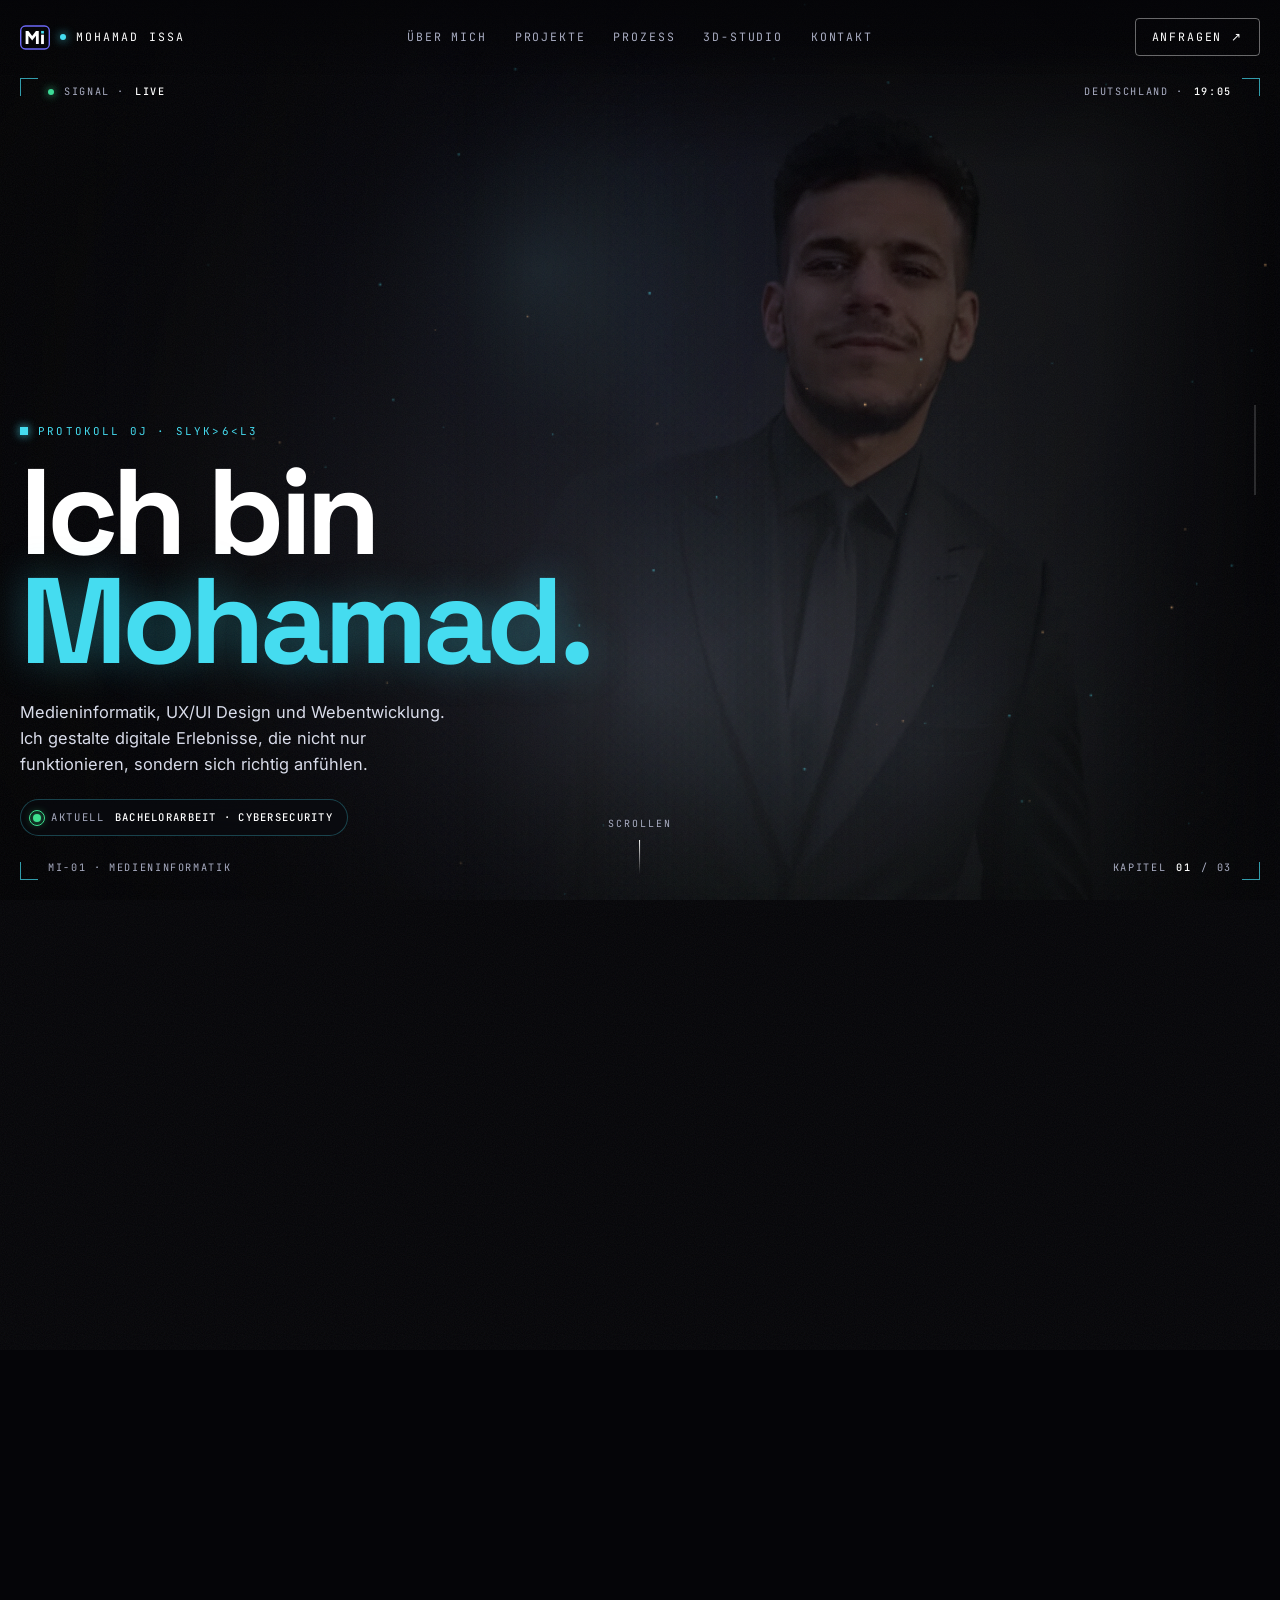
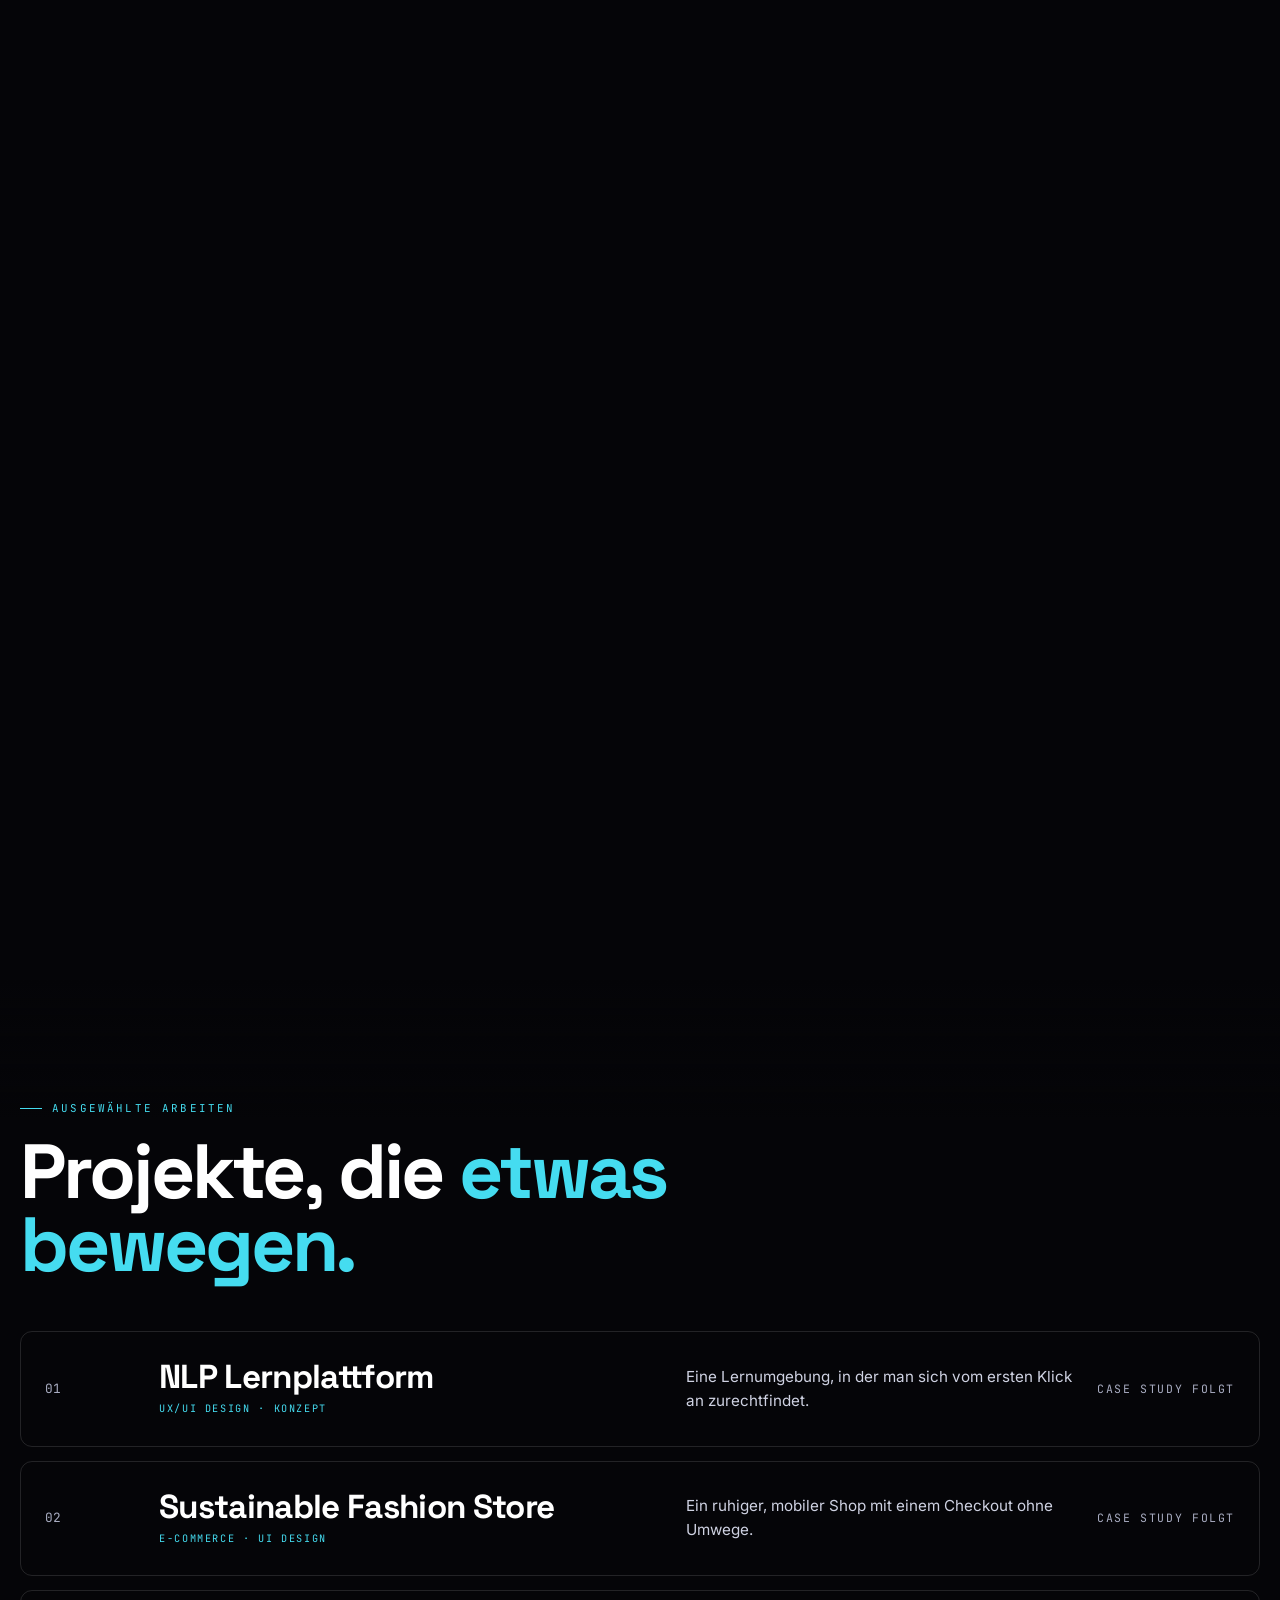
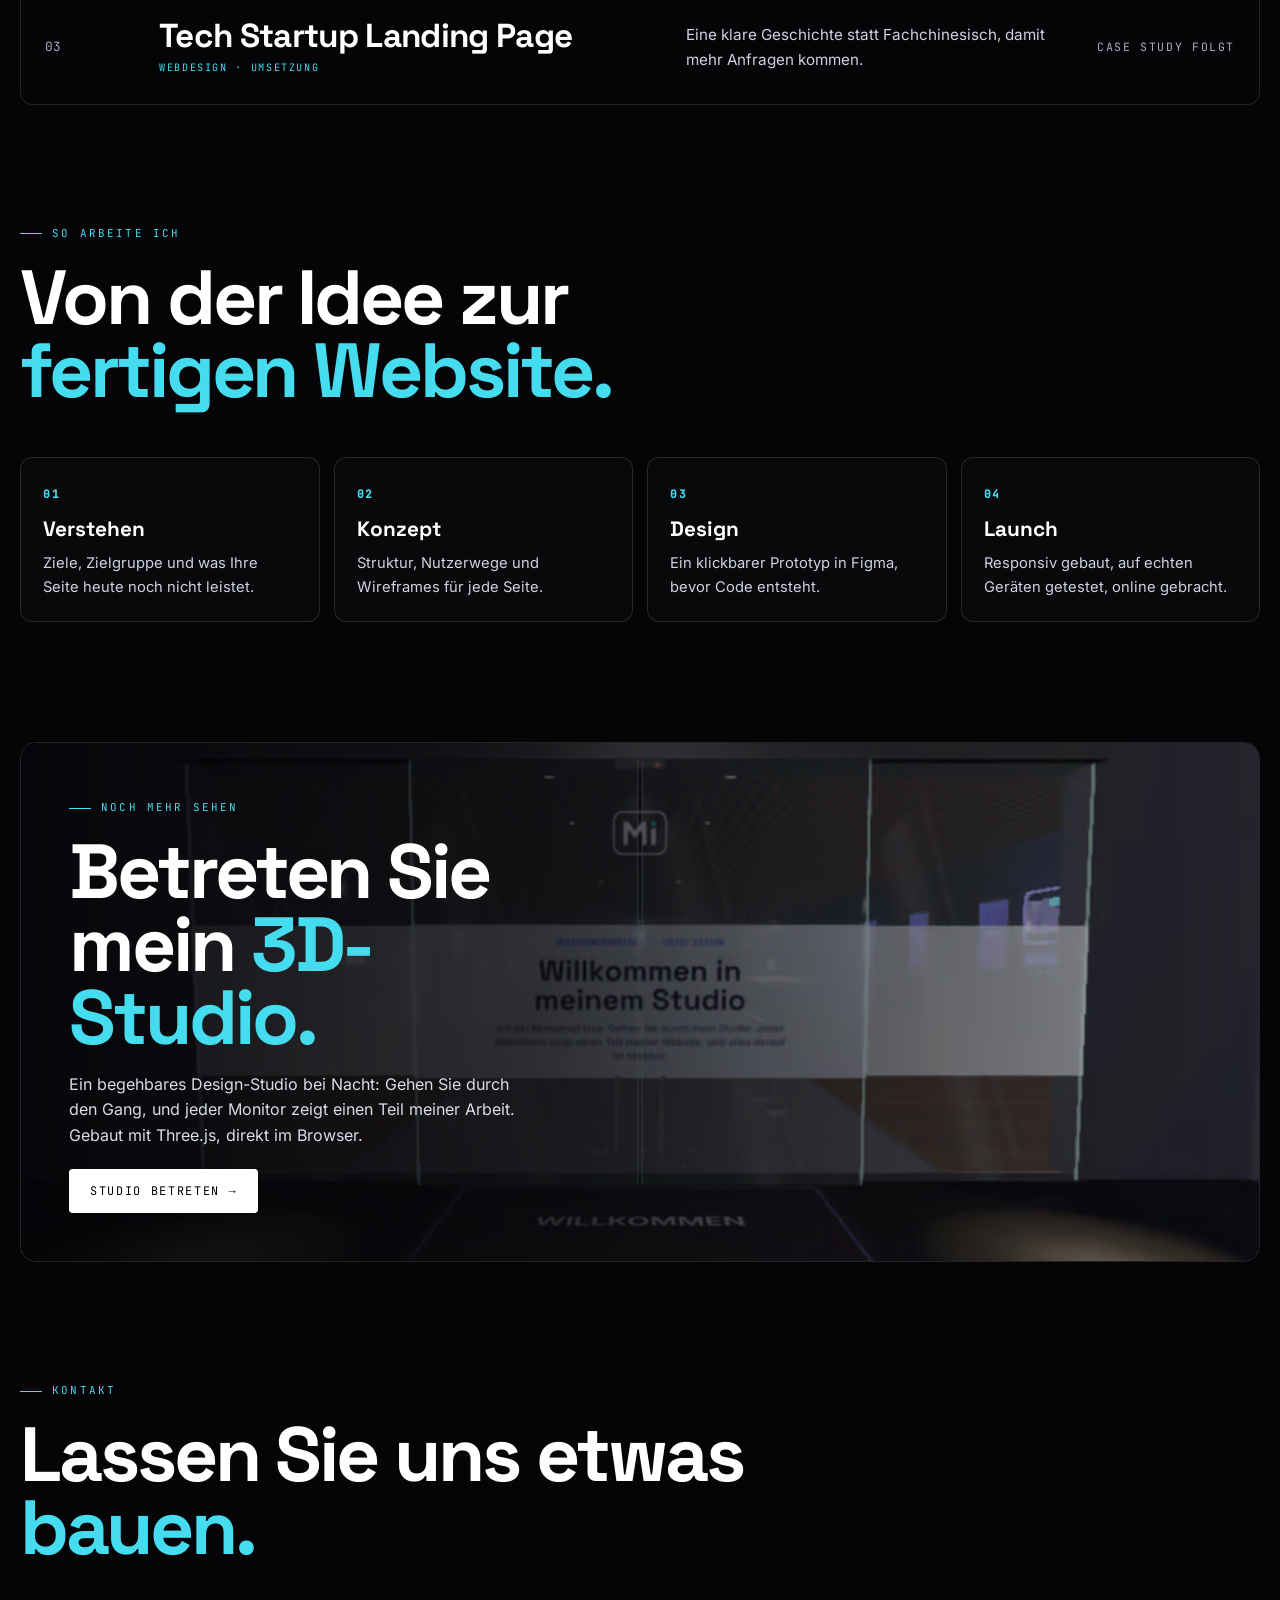
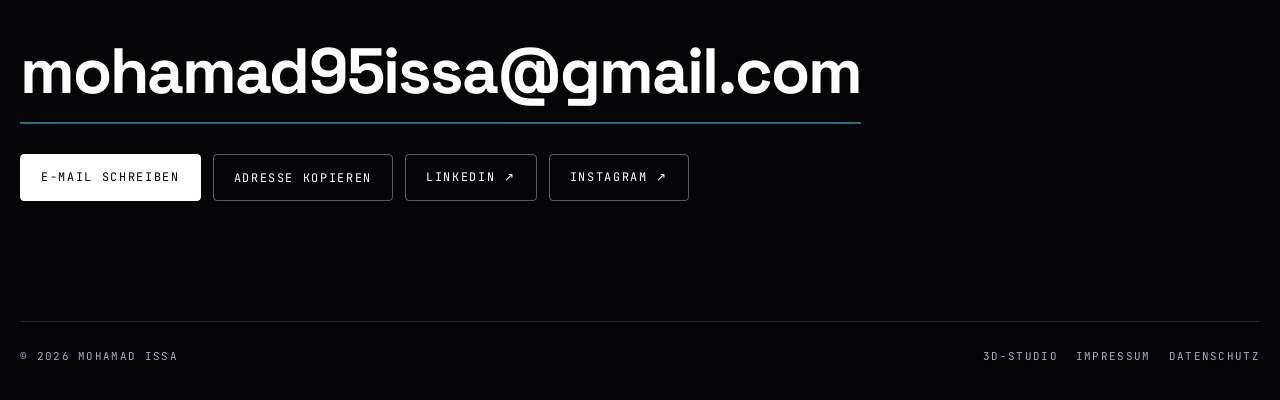
<file: index.html>
<!DOCTYPE html>
<html lang="de">
<head>
    <meta charset="UTF-8">
    <meta name="viewport" content="width=device-width, initial-scale=1.0, viewport-fit=cover">
    <meta name="description" content="Mohamad Issa – Medieninformatik, UX/UI Design und Webentwicklung. Designer und Entwickler in einer Person.">
    <!-- Vorschau beim Teilen (LinkedIn, WhatsApp) -->
    <meta property="og:type" content="website">
    <meta property="og:locale" content="de_DE">
    <meta property="og:title" content="Mohamad Issa | Design & Code">
    <meta property="og:description" content="Medieninformatik, UX/UI Design und Webentwicklung. Designer und Entwickler in einer Person.">
    <meta property="og:url" content="https://mudy7774.github.io/mudy9webseite.github.io/">
    <meta property="og:image" content="https://mudy7774.github.io/mudy9webseite.github.io/img/preview.jpg">
    <meta property="og:image:width" content="1200">
    <meta property="og:image:height" content="630">
    <meta property="og:image:alt" content="Mohamad Issa: halb Foto, halb Wireframe. Zwei Seiten. Eine Person.">
    <meta name="twitter:card" content="summary_large_image">
    <link rel="canonical" href="https://mudy7774.github.io/mudy9webseite.github.io/">
    <meta name="author" content="Mohamad Issa">
    <!-- Für Google: wer ich bin (strukturierte Daten) -->
    <script type="application/ld+json">
    {
      "@context": "https://schema.org",
      "@type": "Person",
      "name": "Mohamad Issa",
      "url": "https://mudy7774.github.io/mudy9webseite.github.io/",
      "image": "https://mudy7774.github.io/mudy9webseite.github.io/img/portrait.jpg",
      "jobTitle": "UX/UI Designer und Webentwickler",
      "description": "Medieninformatik, UX/UI Design und Webentwicklung. Designer und Entwickler in einer Person.",
      "email": "mailto:mohamad95issa@gmail.com",
      "knowsAbout": ["UX Design", "UI Design", "Webentwicklung", "Figma", "JavaScript", "React", "Three.js", "WordPress"],
      "sameAs": ["https://linkedin.com/in/mohamad-issa-35660a3a6/", "https://instagram.com/mudy_iss/"]
    }
    </script>
    <meta name="theme-color" content="#050508">
    <meta name="color-scheme" content="dark">
    <meta name="apple-mobile-web-app-title" content="MI Studio">
    <meta name="apple-mobile-web-app-status-bar-style" content="black">
    <link rel="apple-touch-icon" href="img/icons/apple-touch-icon.png">
    <link rel="manifest" href="manifest.webmanifest">
    <link rel="icon" href="favicon.svg" type="image/svg+xml">
    <title>Mohamad Issa | Medieninformatik, UX/UI Design &amp; Webentwicklung</title>
    <link rel="stylesheet" href="fonts/fonts.css">
    <link rel="stylesheet" href="cine.css">
    <link rel="preload" as="image" href="img/portrait.webp" type="image/webp">
    <link rel="preload" as="font" type="font/woff2" href="fonts/space-grotesk-latin-700-normal.woff2" crossorigin>
    <link rel="preload" as="font" type="font/woff2" href="fonts/inter-latin-400-normal.woff2" crossorigin>
    <link rel="preload" as="font" type="font/woff2" href="fonts/jetbrains-mono-latin-500-normal.woff2" crossorigin>
</head>
<body>
<a class="skip" href="#projekte">Direkt zu den Projekten</a>
<div id="loader" role="status" aria-label="Seite wird geladen">
  <svg viewBox="0 0 64 52" aria-hidden="true"><rect class="ld-f" x="1.5" y="1.5" width="61" height="49" rx="10" fill="none" stroke="#6d6af8" stroke-width="3"/><g class="ld-p"><path d="M12 40V12h6l8 11 8-11h6v28h-6V22l-8 10.5L18 22v18z" fill="#fff"/><rect x="45" y="20" width="6" height="20" fill="#fff"/><rect x="45" y="12" width="6" height="5.5" fill="#45dcf0"/></g></svg>
  <span>MI · Design &amp; Code</span>
</div>

<canvas id="stage" aria-hidden="true"></canvas>
<div class="grain" aria-hidden="true"></div>

<header class="top gutter">
  <a class="brand" href="#start" aria-label="Mohamad Issa, nach oben"><svg viewBox="0 0 64 52" aria-hidden="true"><rect x="1.5" y="1.5" width="61" height="49" rx="10" fill="none" stroke="#6d6af8" stroke-width="3"/><path d="M12 40V12h6l8 11 8-11h6v28h-6V22l-8 10.5L18 22v18z" fill="#fff"/><rect x="45" y="20" width="6" height="20" fill="#fff"/><rect x="45" y="12" width="6" height="5.5" fill="#45dcf0"/></svg><i></i>Mohamad Issa</a>
  <nav aria-label="Hauptnavigation">
    <a href="#dual">Über mich</a><a href="#projekte">Projekte</a><a href="#prozess">Prozess</a><a href="#studio">3D-Studio</a><a href="#kontakt">Kontakt</a>
  </nav>
  <a class="cta" href="#kontakt">Anfragen ↗</a>
</header>

<div class="hud" aria-hidden="true">
  <span class="c tl"></span><span class="c tr"></span><span class="c bl"></span><span class="c br"></span>
  <span class="lab l1"><span class="dot"></span>Signal · <b>Live</b></span>
  <span class="lab l2">Deutschland · <b id="clock">--:--</b></span>
  <span class="lab l3">MI-01 · Medieninformatik</span>
  <span class="lab l4">Kapitel <b id="chap">01</b> / 03</span>
  <div class="rail"><i id="railBar"></i></div>
</div>

<main id="start">
  <section class="scene gutter" id="sc1" data-scene="0" style="height:260vh">
    <div class="pin">
      <div class="inner">
        <div class="reveal" data-in="0">
          <div class="kick">Protokoll 01 · Identität</div>
          <h1 class="big">Ich bin<br><span class="acc">Mohamad.</span></h1>
          <p class="sub">Medieninformatik, UX/UI Design und Webentwicklung. Ich gestalte digitale Erlebnisse, die nicht nur funktionieren, sondern sich richtig anfühlen.</p>
          <!-- AKTUELL: hier einfach den Text ändern, wenn sich etwas tut -->
          <div class="now"><span class="pulse"></span>Aktuell <b>Bachelorarbeit · Cybersecurity</b></div>
        </div>
        <div class="quote reveal" data-in=".35">„Gutes Design merkt man nicht. Man fühlt es.“<small>— Mohamad Issa</small></div>
      </div>
      <div class="hint" id="hint">Scrollen<i></i></div>
    </div>
  </section>

  <section class="scene gutter" id="sc2" data-scene="1" style="height:260vh">
    <div class="pin">
      <div class="inner">
        <div class="reveal" data-in=".15">
          <div class="kick">Protokoll 02 · Studio</div>
          <h2 class="big">Build<br>with <span class="ind">MI&nbsp;Studio</span></h2>
          <p class="sub">Websites, Apps und Interfaces, gebaut mit Sorgfalt: von der ersten Skizze bis zur letzten Zeile Code.</p>
        </div>
        <div class="quote reveal" data-in=".55">„Jede gute Idee beginnt mit einem Funken.“<small>— MI Studio</small></div>
      </div>
    </div>
  </section>

  <section class="scene dual gutter" id="dual" data-scene="2" style="height:300vh">
    <div class="pin">
      <div class="inner">
        <div class="txt reveal" data-in=".1">
          <div class="kick">Protokoll 03 · Über mich</div>
          <h2 class="big">Zwei Seiten.<br><span class="acc">Eine Person.</span></h2>
          <p class="sub">Ich verbinde Gestaltung und Technik. Ich denke wie ein Designer und baue wie ein Entwickler, deshalb geht auf dem Weg von der Idee zur fertigen Seite nichts verloren.</p>
          <div class="sides">
            <div><h3 class="d">Designer</h3><p>UX Research, Wireframes, Prototypen in Figma, Interface Design</p></div>
            <div><h3 class="c">Entwickler</h3><p>HTML, CSS, JavaScript, React, Three.js, WordPress</p></div>
          </div>
        </div>
      </div>
    </div>
  </section>

  <div class="after gutter">
    <section class="block" id="projekte">
      <div class="label">Ausgewählte Arbeiten</div>
      <h2 class="h2">Projekte, die <span class="acc">etwas bewegen.</span></h2>
      <div class="projects">
        <div class="proj soon"><!-- fertige Case Study: wieder <a class="proj" href="projekte/nlp-lernplattform.html"> --> <span class="n">01</span><div><h3>NLP Lernplattform</h3><small>UX/UI Design · Konzept</small></div><p>Eine Lernumgebung, in der man sich vom ersten Klick an zurechtfindet.</p><span class="go">Case Study folgt</span></div>
        <div class="proj soon"><!-- fertige Case Study: wieder <a class="proj" href="projekte/fashion-store.html"> --> <span class="n">02</span><div><h3>Sustainable Fashion Store</h3><small>E-Commerce · UI Design</small></div><p>Ein ruhiger, mobiler Shop mit einem Checkout ohne Umwege.</p><span class="go">Case Study folgt</span></div>
        <div class="proj soon"><!-- fertige Case Study: wieder <a class="proj" href="projekte/startup-landing.html"> --> <span class="n">03</span><div><h3>Tech Startup Landing Page</h3><small>Webdesign · Umsetzung</small></div><p>Eine klare Geschichte statt Fachchinesisch, damit mehr Anfragen kommen.</p><span class="go">Case Study folgt</span></div>
      </div>
    </section>

    <section class="block" id="prozess" style="padding-top:0">
      <div class="label">So arbeite ich</div>
      <h2 class="h2">Von der Idee zur <span class="acc">fertigen Website.</span></h2>
      <ol class="steps">
        <li><b>01</b><h3>Verstehen</h3><p>Ziele, Zielgruppe und was Ihre Seite heute noch nicht leistet.</p></li>
        <li><b>02</b><h3>Konzept</h3><p>Struktur, Nutzerwege und Wireframes für jede Seite.</p></li>
        <li><b>03</b><h3>Design</h3><p>Ein klickbarer Prototyp in Figma, bevor Code entsteht.</p></li>
        <li><b>04</b><h3>Launch</h3><p>Responsiv gebaut, auf echten Geräten getestet, online gebracht.</p></li>
      </ol>
    </section>

    <section class="block" id="studio" style="padding-top:0">
      <a class="studio-card" href="studio.html">
        <picture><source srcset="img/studio-preview.webp" type="image/webp"><img src="img/studio-preview.jpg" alt="Blick in das 3D-Studio von Mohamad Issa: ein nächtliches Büro mit Monitoren und dem leuchtenden MI-Logo" loading="lazy"></picture>
        <!-- short silent loop of the studio; loads only when the card comes into view -->
        <video class="studio-vid" muted loop playsinline preload="none" aria-hidden="true" tabindex="-1" data-src-mp4="img/studio-teaser.mp4" data-src-webm="img/studio-teaser.webm"></video>
        <div class="studio-txt">
          <div class="label">Noch mehr sehen</div>
          <h2 class="h2">Betreten Sie mein <span class="acc">3D-Studio.</span></h2>
          <p>Ein begehbares Design-Studio bei Nacht: Gehen Sie durch den Gang, und jeder Monitor zeigt einen Teil meiner Arbeit. Gebaut mit Three.js, direkt im Browser.</p>
          <span class="btn solid">Studio betreten →</span>
        </div>
      </a>
    </section>

    <section class="block contact" id="kontakt" style="padding-top:0">
      <div class="label">Kontakt</div>
      <h2 class="h2">Lassen Sie uns etwas <span class="acc">bauen.</span></h2>
      <a class="mail" href="mailto:mohamad95issa@gmail.com?subject=Projektanfrage">mohamad95issa@gmail.com</a>
      <div class="btns">
        <a class="btn solid" href="mailto:mohamad95issa@gmail.com?subject=Projektanfrage">E-Mail schreiben</a>
        <button class="btn" type="button" id="copy">Adresse kopieren</button>
        <a class="btn" href="https://linkedin.com/in/mohamad-issa-35660a3a6/" target="_blank" rel="noopener noreferrer">LinkedIn ↗</a>
        <a class="btn" href="https://instagram.com/mudy_iss/" target="_blank" rel="noopener noreferrer">Instagram ↗</a>
      </div>
    </section>

    <footer>
      <span>© 2026 Mohamad Issa</span>
      <nav aria-label="Weitere Seiten">
        <a href="studio.html">3D-Studio</a>
        <a href="impressum.html">Impressum</a>
        <a href="datenschutz.html">Datenschutz</a>
      </nav>
    </footer>
  </div>
</main>

<script src="cine.js" defer></script>
<script src="zaehler.js" defer></script>
</body>
</html>
</file>
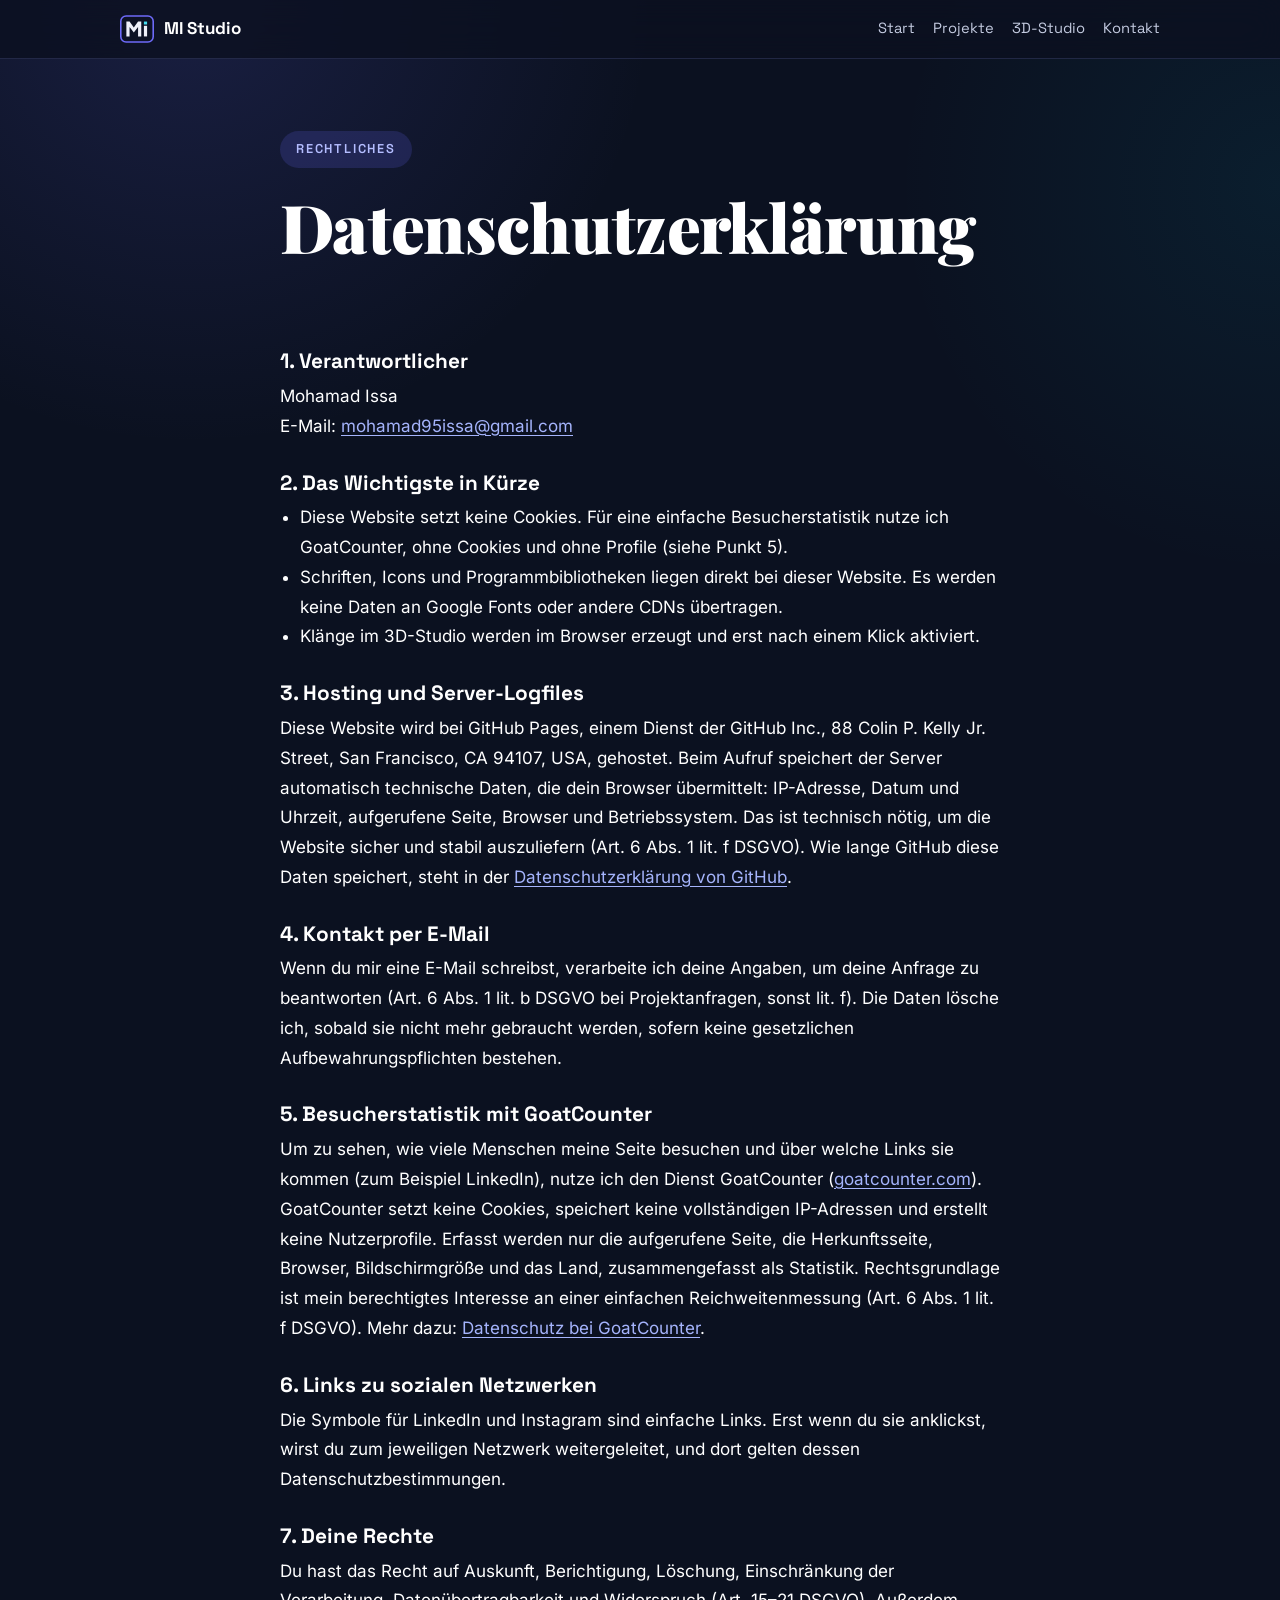
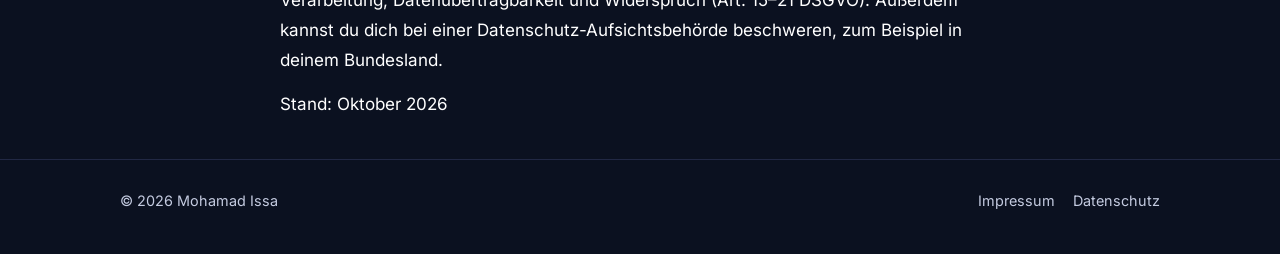
<file: datenschutz.html>
<!DOCTYPE html>
<html lang="de">
<head>
    <meta charset="UTF-8">
    <meta name="viewport" content="width=device-width, initial-scale=1.0, viewport-fit=cover">
    <meta name="description" content="Datenschutzerklärung von Mohamad Issa.">
    <meta name="theme-color" content="#050508">
    <meta name="color-scheme" content="dark">
    <meta name="apple-mobile-web-app-title" content="MI Studio">
    <meta name="apple-mobile-web-app-status-bar-style" content="black">
    <link rel="apple-touch-icon" href="img/icons/apple-touch-icon.png">
    <link rel="manifest" href="manifest.webmanifest">
    <link rel="icon" href="favicon.svg" type="image/svg+xml">
    <title>Datenschutz | Mohamad Issa</title>
    <link rel="stylesheet" href="fonts/fonts.css">
    <link rel="stylesheet" href="pages.css">
</head>
<body>
<header class="topbar">
    <div class="wrap">
        <a class="brand" href="index.html"><svg viewBox="0 0 64 52" aria-hidden="true"><rect x="1.5" y="1.5" width="61" height="49" rx="10" fill="none" stroke="#6d6af8" stroke-width="3"/><path d="M12 40V12h6l8 11 8-11h6v28h-6V22l-8 10.5L18 22v18z" fill="#eef0fa"/><rect x="45" y="20" width="6" height="20" fill="#eef0fa"/><rect x="45" y="12" width="6" height="5.5" fill="#45dcf0"/></svg>MI Studio</a>
        <nav aria-label="Navigation">
            <a href="index.html">Start</a>
            <a href="index.html#projekte">Projekte</a>
            <a href="studio.html">3D-Studio</a>
            <a href="index.html#kontakt">Kontakt</a>
        </nav>
    </div>
</header>
<main>
<div class="wrap narrow legal">
  <section class="hero">
    <span class="tag">Rechtliches</span>
    <h1>Datenschutzerklärung</h1>
  </section>
  <h2>1. Verantwortlicher</h2>
  <p>Mohamad Issa<br>E-Mail: <a href="mailto:mohamad95issa@gmail.com">mohamad95issa@gmail.com</a></p>
  <h2>2. Das Wichtigste in Kürze</h2>
  <ul>
    <li>Diese Website setzt keine Cookies. Für eine einfache Besucherstatistik nutze ich GoatCounter, ohne Cookies und ohne Profile (siehe Punkt 5).</li>
    <li>Schriften, Icons und Programmbibliotheken liegen direkt bei dieser Website. Es werden keine Daten an Google Fonts oder andere CDNs übertragen.</li>
    <li>Klänge im 3D-Studio werden im Browser erzeugt und erst nach einem Klick aktiviert.</li>
  </ul>
  <h2>3. Hosting und Server-Logfiles</h2>
  <p>Diese Website wird bei GitHub Pages, einem Dienst der GitHub Inc., 88 Colin P. Kelly Jr. Street, San Francisco, CA 94107, USA, gehostet. Beim Aufruf speichert der Server automatisch technische Daten, die dein Browser übermittelt: IP-Adresse, Datum und Uhrzeit, aufgerufene Seite, Browser und Betriebssystem. Das ist technisch nötig, um die Website sicher und stabil auszuliefern (Art. 6 Abs. 1 lit. f DSGVO). Wie lange GitHub diese Daten speichert, steht in der <a href="https://docs.github.com/de/site-policy/privacy-policies/github-general-privacy-statement" target="_blank" rel="noopener">Datenschutzerklärung von GitHub</a>.</p>
  <h2>4. Kontakt per E-Mail</h2>
  <p>Wenn du mir eine E-Mail schreibst, verarbeite ich deine Angaben, um deine Anfrage zu beantworten (Art. 6 Abs. 1 lit. b DSGVO bei Projektanfragen, sonst lit. f). Die Daten lösche ich, sobald sie nicht mehr gebraucht werden, sofern keine gesetzlichen Aufbewahrungspflichten bestehen.</p>
  <h2>5. Besucherstatistik mit GoatCounter</h2>
  <p>Um zu sehen, wie viele Menschen meine Seite besuchen und über welche Links sie kommen (zum Beispiel LinkedIn), nutze ich den Dienst GoatCounter (<a href="https://www.goatcounter.com" target="_blank" rel="noopener">goatcounter.com</a>). GoatCounter setzt keine Cookies, speichert keine vollständigen IP-Adressen und erstellt keine Nutzerprofile. Erfasst werden nur die aufgerufene Seite, die Herkunftsseite, Browser, Bildschirmgröße und das Land, zusammengefasst als Statistik. Rechtsgrundlage ist mein berechtigtes Interesse an einer einfachen Reichweitenmessung (Art. 6 Abs. 1 lit. f DSGVO). Mehr dazu: <a href="https://www.goatcounter.com/help/privacy" target="_blank" rel="noopener">Datenschutz bei GoatCounter</a>.</p>
  <h2>6. Links zu sozialen Netzwerken</h2>
  <p>Die Symbole für LinkedIn und Instagram sind einfache Links. Erst wenn du sie anklickst, wirst du zum jeweiligen Netzwerk weitergeleitet, und dort gelten dessen Datenschutzbestimmungen.</p>
  <h2>7. Deine Rechte</h2>
  <p>Du hast das Recht auf Auskunft, Berichtigung, Löschung, Einschränkung der Verarbeitung, Datenübertragbarkeit und Widerspruch (Art. 15–21 DSGVO). Außerdem kannst du dich bei einer Datenschutz-Aufsichtsbehörde beschweren, zum Beispiel in deinem Bundesland.</p>
  <p>Stand: Oktober 2026</p>
</div>
</main>
<footer>
    <div class="wrap">
        <span>&copy; 2026 Mohamad Issa</span>
        <nav aria-label="Rechtliches">
            <a href="impressum.html">Impressum</a>
            <a href="datenschutz.html">Datenschutz</a>
        </nav>
    </div>
</footer>
<script>
/* Bilder, die noch fehlen, werden automatisch als Platzhalter angezeigt */
document.querySelectorAll('.shot img').forEach(function(img){
  function empty(){ img.closest('.shot').classList.add('empty'); }
  img.addEventListener('error', empty);
  if(img.complete && img.naturalWidth === 0) empty();
});
</script>
<script src="zaehler.js" defer></script>
</body>
</html>
</file>
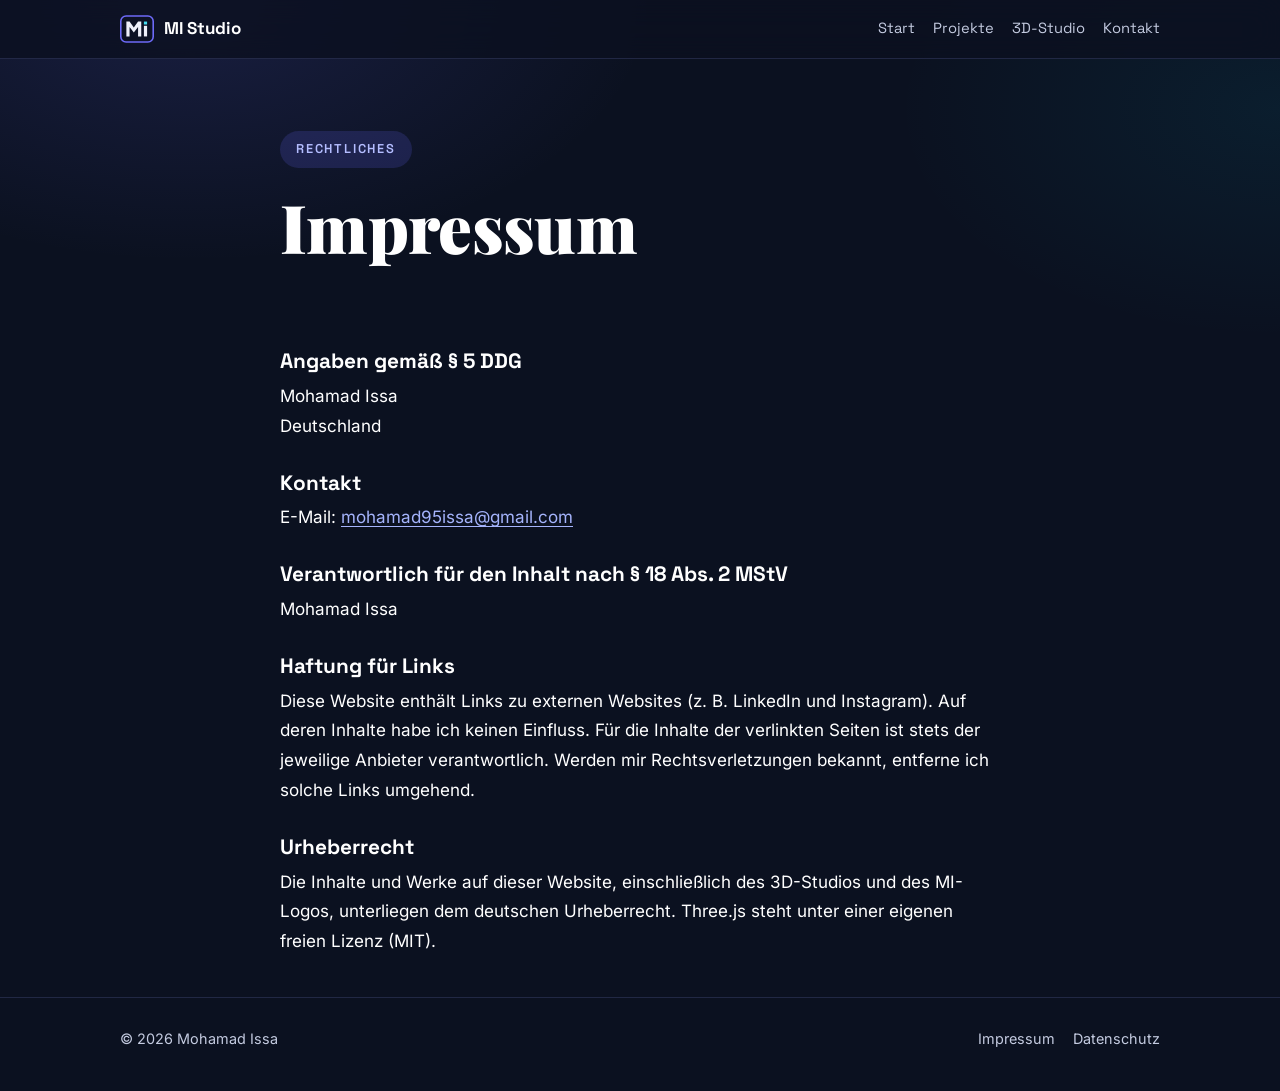
<file: impressum.html>
<!DOCTYPE html>
<html lang="de">
<head>
    <meta charset="UTF-8">
    <meta name="viewport" content="width=device-width, initial-scale=1.0, viewport-fit=cover">
    <meta name="description" content="Impressum von Mohamad Issa.">
    <meta name="theme-color" content="#050508">
    <meta name="color-scheme" content="dark">
    <meta name="apple-mobile-web-app-title" content="MI Studio">
    <meta name="apple-mobile-web-app-status-bar-style" content="black">
    <link rel="apple-touch-icon" href="img/icons/apple-touch-icon.png">
    <link rel="manifest" href="manifest.webmanifest">
    <link rel="icon" href="favicon.svg" type="image/svg+xml">
    <title>Impressum | Mohamad Issa</title>
    <link rel="stylesheet" href="fonts/fonts.css">
    <link rel="stylesheet" href="pages.css">
</head>
<body>
<header class="topbar">
    <div class="wrap">
        <a class="brand" href="index.html"><svg viewBox="0 0 64 52" aria-hidden="true"><rect x="1.5" y="1.5" width="61" height="49" rx="10" fill="none" stroke="#6d6af8" stroke-width="3"/><path d="M12 40V12h6l8 11 8-11h6v28h-6V22l-8 10.5L18 22v18z" fill="#eef0fa"/><rect x="45" y="20" width="6" height="20" fill="#eef0fa"/><rect x="45" y="12" width="6" height="5.5" fill="#45dcf0"/></svg>MI Studio</a>
        <nav aria-label="Navigation">
            <a href="index.html">Start</a>
            <a href="index.html#projekte">Projekte</a>
            <a href="studio.html">3D-Studio</a>
            <a href="index.html#kontakt">Kontakt</a>
        </nav>
    </div>
</header>
<main>
<div class="wrap narrow legal">
  <section class="hero">
    <span class="tag">Rechtliches</span>
    <h1>Impressum</h1>
  </section>
  <h2>Angaben gemäß § 5 DDG</h2>
  <p>Mohamad Issa<br>Deutschland</p>
  <h2>Kontakt</h2>
  <p>E-Mail: <a href="mailto:mohamad95issa@gmail.com">mohamad95issa@gmail.com</a></p>
  <h2>Verantwortlich für den Inhalt nach § 18 Abs. 2 MStV</h2>
  <p>Mohamad Issa</p>
  <h2>Haftung für Links</h2>
  <p>Diese Website enthält Links zu externen Websites (z. B. LinkedIn und Instagram). Auf deren Inhalte habe ich keinen Einfluss. Für die Inhalte der verlinkten Seiten ist stets der jeweilige Anbieter verantwortlich. Werden mir Rechtsverletzungen bekannt, entferne ich solche Links umgehend.</p>
  <h2>Urheberrecht</h2>
  <p>Die Inhalte und Werke auf dieser Website, einschließlich des 3D-Studios und des MI-Logos, unterliegen dem deutschen Urheberrecht. Three.js steht unter einer eigenen freien Lizenz (MIT).</p>
</div>
</main>
<footer>
    <div class="wrap">
        <span>&copy; 2026 Mohamad Issa</span>
        <nav aria-label="Rechtliches">
            <a href="impressum.html">Impressum</a>
            <a href="datenschutz.html">Datenschutz</a>
        </nav>
    </div>
</footer>
<script>
/* Bilder, die noch fehlen, werden automatisch als Platzhalter angezeigt */
document.querySelectorAll('.shot img').forEach(function(img){
  function empty(){ img.closest('.shot').classList.add('empty'); }
  img.addEventListener('error', empty);
  if(img.complete && img.naturalWidth === 0) empty();
});
</script>
<script src="zaehler.js" defer></script>
</body>
</html>
</file>
<file: fonts/fonts.css>
/* Selbst gehostete Schriften (keine Verbindung zu Google, DSGVO-freundlich) */
@font-face{font-family:'Inter';font-style:normal;font-weight:300;font-display:swap;src:url(inter-latin-300-normal.woff2) format('woff2')}
@font-face{font-family:'Inter';font-style:normal;font-weight:400;font-display:swap;src:url(inter-latin-400-normal.woff2) format('woff2')}
@font-face{font-family:'Inter';font-style:normal;font-weight:500;font-display:swap;src:url(inter-latin-500-normal.woff2) format('woff2')}
@font-face{font-family:'Inter';font-style:normal;font-weight:600;font-display:swap;src:url(inter-latin-600-normal.woff2) format('woff2')}
@font-face{font-family:'Inter';font-style:normal;font-weight:700;font-display:swap;src:url(inter-latin-700-normal.woff2) format('woff2')}
@font-face{font-family:'Inter';font-style:normal;font-weight:800;font-display:swap;src:url(inter-latin-800-normal.woff2) format('woff2')}
@font-face{font-family:'Inter';font-style:normal;font-weight:900;font-display:swap;src:url(inter-latin-900-normal.woff2) format('woff2')}
@font-face{font-family:'Playfair Display';font-style:normal;font-weight:600;font-display:swap;src:url(playfair-display-latin-600-normal.woff2) format('woff2')}
@font-face{font-family:'Playfair Display';font-style:normal;font-weight:700;font-display:swap;src:url(playfair-display-latin-700-normal.woff2) format('woff2')}
@font-face{font-family:'Playfair Display';font-style:normal;font-weight:800;font-display:swap;src:url(playfair-display-latin-800-normal.woff2) format('woff2')}
@font-face{font-family:'Playfair Display';font-style:normal;font-weight:900;font-display:swap;src:url(playfair-display-latin-900-normal.woff2) format('woff2')}
@font-face{font-family:'Space Grotesk';font-style:normal;font-weight:300;font-display:swap;src:url(space-grotesk-latin-300-normal.woff2) format('woff2')}
@font-face{font-family:'Space Grotesk';font-style:normal;font-weight:400;font-display:swap;src:url(space-grotesk-latin-400-normal.woff2) format('woff2')}
@font-face{font-family:'Space Grotesk';font-style:normal;font-weight:500;font-display:swap;src:url(space-grotesk-latin-500-normal.woff2) format('woff2')}
@font-face{font-family:'Space Grotesk';font-style:normal;font-weight:600;font-display:swap;src:url(space-grotesk-latin-600-normal.woff2) format('woff2')}
@font-face{font-family:'Space Grotesk';font-style:normal;font-weight:700;font-display:swap;src:url(space-grotesk-latin-700-normal.woff2) format('woff2')}
@font-face{font-family:'Figtree';font-style:normal;font-weight:400;font-display:swap;src:url(figtree-latin-400-normal.woff2) format('woff2')}
@font-face{font-family:'Figtree';font-style:normal;font-weight:500;font-display:swap;src:url(figtree-latin-500-normal.woff2) format('woff2')}
@font-face{font-family:'Figtree';font-style:normal;font-weight:600;font-display:swap;src:url(figtree-latin-600-normal.woff2) format('woff2')}
@font-face{font-family:'Figtree';font-style:normal;font-weight:700;font-display:swap;src:url(figtree-latin-700-normal.woff2) format('woff2')}
@font-face{font-family:'JetBrains Mono';font-style:normal;font-weight:400;font-display:swap;src:url(jetbrains-mono-latin-400-normal.woff2) format('woff2')}
@font-face{font-family:'JetBrains Mono';font-style:normal;font-weight:500;font-display:swap;src:url(jetbrains-mono-latin-500-normal.woff2) format('woff2')}
</file>
<file: cine.css>
/* MI — Cinematic. Dark cinematic portfolio with a fixed canvas stage and scroll-driven scenes.
   Brand: indigo + cyan from the MI logo, white type, HUD details in mono. */
:root{
  --black:#050508;
  --ink:#0b0c12;
  --fg:#ffffff;
  --muted:#a9adc2;
  --line:rgba(255,255,255,.12);
  --indigo:#6d6af8;
  --cyan:#45dcf0;
  --display:'Space Grotesk',system-ui,-apple-system,sans-serif;
  --body:'Inter',system-ui,-apple-system,sans-serif;
  --mono:'JetBrains Mono',ui-monospace,Menlo,monospace;
  color-scheme:dark;
}
*{box-sizing:border-box;margin:0;padding:0}
html{scroll-behavior:auto}
body{background:var(--black);color:var(--fg);font-family:var(--body);font-size:16px;line-height:1.6;overflow-x:hidden;-webkit-font-smoothing:antialiased}
body::before{content:"";position:fixed;inset:0 0 auto;height:env(safe-area-inset-top,0px);z-index:60;background:var(--black)}
a{color:inherit}
a:focus-visible,button:focus-visible{outline:2px solid var(--cyan);outline-offset:3px;border-radius:4px}
.gutter{padding-left:max(20px,env(safe-area-inset-left,0px));padding-right:max(20px,env(safe-area-inset-right,0px))}

/* stage */
#stage{position:fixed;inset:0;width:100%;height:100%;display:block;z-index:0}
.grain{position:fixed;inset:-50%;z-index:1;pointer-events:none;opacity:.06;
  background-image:url("data:image/svg+xml,%3Csvg xmlns='http://www.w3.org/2000/svg' width='160' height='160'%3E%3Cfilter id='n'%3E%3CfeTurbulence type='fractalNoise' baseFrequency='.9' numOctaves='3' stitchTiles='stitch'/%3E%3C/filter%3E%3Crect width='100%25' height='100%25' filter='url(%23n)'/%3E%3C/svg%3E");
  animation:grain 1.2s steps(6) infinite}
@keyframes grain{0%{transform:translate(0,0)}33%{transform:translate(-3%,2%)}66%{transform:translate(2%,-2%)}100%{transform:translate(0,0)}}

/* header */
.top{position:fixed;top:env(safe-area-inset-top,0px);left:0;right:0;z-index:40;display:grid;grid-template-columns:1fr auto 1fr;align-items:center;gap:16px;padding-block:18px;
  background:linear-gradient(rgba(5,5,8,.75),rgba(5,5,8,0))}
.brand{display:flex;align-items:center;gap:10px;font-family:var(--mono);font-size:.72rem;letter-spacing:.18em;text-transform:uppercase;text-decoration:none;color:var(--fg)}
.brand svg{width:30px;height:25px}
.brand i{width:6px;height:6px;border-radius:50%;background:var(--cyan);box-shadow:0 0 10px var(--cyan);font-style:normal}
.top nav{display:flex;gap:28px;font-family:var(--mono);font-size:.72rem;letter-spacing:.16em;text-transform:uppercase}
.top nav a{text-decoration:none;color:var(--muted);transition:color .2s}
.top nav a:hover,.top nav a.on{color:var(--fg)}
.top .cta{justify-self:end;font-family:var(--mono);font-size:.72rem;letter-spacing:.16em;text-transform:uppercase;text-decoration:none;border:1px solid rgba(255,255,255,.4);padding:9px 16px;border-radius:4px;transition:background .2s,color .2s}
.top .cta:hover{background:#fff;color:#000}

/* HUD frame */
.hud{position:fixed;inset:0;z-index:30;pointer-events:none;font-family:var(--mono);font-size:.64rem;letter-spacing:.16em;text-transform:uppercase;color:var(--muted)}
.hud .c{position:absolute;width:18px;height:18px;border-color:rgba(69,220,240,.7);border-style:solid}
.hud .tl{top:calc(78px + env(safe-area-inset-top,0px));left:max(20px,env(safe-area-inset-left,0px));border-width:1.5px 0 0 1.5px}
.hud .tr{top:calc(78px + env(safe-area-inset-top,0px));right:max(20px,env(safe-area-inset-right,0px));border-width:1.5px 1.5px 0 0}
.hud .bl{bottom:calc(20px + env(safe-area-inset-bottom,0px));left:max(20px,env(safe-area-inset-left,0px));border-width:0 0 1.5px 1.5px}
.hud .br{bottom:calc(20px + env(safe-area-inset-bottom,0px));right:max(20px,env(safe-area-inset-right,0px));border-width:0 1.5px 1.5px 0}
.hud .lab{position:absolute;display:flex;gap:10px;align-items:center}
.hud .lab b{color:var(--fg);font-weight:500}
.hud .l1{top:calc(84px + env(safe-area-inset-top,0px));left:calc(max(20px,env(safe-area-inset-left,0px)) + 28px)}
.hud .l2{top:calc(84px + env(safe-area-inset-top,0px));right:calc(max(20px,env(safe-area-inset-right,0px)) + 28px)}
.hud .l3{bottom:calc(24px + env(safe-area-inset-bottom,0px));left:calc(max(20px,env(safe-area-inset-left,0px)) + 28px)}
.hud .l4{bottom:calc(24px + env(safe-area-inset-bottom,0px));right:calc(max(20px,env(safe-area-inset-right,0px)) + 28px)}
.hud .dot{width:6px;height:6px;border-radius:50%;background:#3ddc97;box-shadow:0 0 8px #3ddc97}
.rail{position:absolute;right:calc(max(20px,env(safe-area-inset-right,0px)) + 4px);top:50%;height:90px;width:2px;transform:translateY(-50%);background:rgba(255,255,255,.15)}
.rail i{position:absolute;left:0;top:0;width:100%;height:0;background:#fff}

/* scenes */
main{position:relative;z-index:10}
.scene{position:relative}
.scene .pin{position:sticky;top:0;height:100vh;height:100svh;display:flex;align-items:flex-end;padding-bottom:calc(64px + env(safe-area-inset-bottom,0px))}
.scene .inner{width:100%;max-width:1400px;margin:0 auto;display:grid;grid-template-columns:minmax(0,1.1fr) minmax(0,1fr);align-items:end;gap:32px}
.kick{font-family:var(--mono);font-size:.68rem;letter-spacing:.2em;text-transform:uppercase;color:var(--cyan);display:flex;align-items:center;gap:10px;margin-bottom:18px}
.kick::before{content:"";width:8px;height:8px;background:var(--cyan);box-shadow:0 0 10px var(--cyan)}
.big{font-family:var(--display);font-weight:700;font-size:clamp(3.2rem,9.5vw,8.6rem);line-height:.9;letter-spacing:-.045em;text-wrap:balance}
.big .acc{color:var(--cyan);text-shadow:0 0 40px rgba(69,220,240,.35)}
.big .ind{background:linear-gradient(100deg,#b9b7ff,#6d6af8 55%,#45dcf0);-webkit-background-clip:text;background-clip:text;color:transparent}
.sub{margin-top:22px;max-width:44ch;color:#d9dcea;font-size:1.02rem}
.now{display:inline-flex;align-items:center;gap:10px;margin-top:22px;padding:9px 14px 9px 12px;border:1px solid rgba(69,220,240,.28);border-radius:999px;background:rgba(10,11,18,.55);backdrop-filter:blur(8px);-webkit-backdrop-filter:blur(8px);font-family:var(--mono);font-size:.66rem;letter-spacing:.16em;text-transform:uppercase;color:var(--muted)}
.now b{color:var(--fg);font-weight:500;letter-spacing:.12em}
.now .pulse{position:relative;width:8px;height:8px;border-radius:50%;background:#3ee08f;box-shadow:0 0 10px #3ee08f}
.now .pulse::after{content:"";position:absolute;inset:-4px;border-radius:50%;border:1px solid #3ee08f;animation:pulse 2s ease-out infinite}
@keyframes pulse{from{transform:scale(.6);opacity:1}to{transform:scale(1.8);opacity:0}}
@media (prefers-reduced-motion:reduce){.now .pulse::after{animation:none}}
.quote{justify-self:end;max-width:300px;background:rgba(10,11,18,.6);border:1px solid var(--line);border-radius:10px;padding:14px 16px;backdrop-filter:blur(10px);-webkit-backdrop-filter:blur(10px);font-size:.9rem}
.quote small{display:block;font-family:var(--mono);font-size:.62rem;letter-spacing:.16em;text-transform:uppercase;color:var(--muted);margin-top:8px}
.reveal{opacity:var(--o,1);transform:translateY(calc((1 - var(--o,1)) * 30px))}
.dual .inner{grid-template-columns:minmax(0,1fr) minmax(0,1fr);align-items:center}
.dual .pin{align-items:center}
.dual .txt{grid-column:2}
.dual .big{font-size:clamp(2.8rem,6.6vw,6rem)}
.sides{display:grid;grid-template-columns:repeat(2,minmax(0,1fr));gap:18px;margin-top:26px}
.sides div{border-top:1px solid var(--line);padding-top:12px;min-width:0}
.sides h3{font-family:var(--mono);font-size:.7rem;letter-spacing:.18em;text-transform:uppercase;margin-bottom:6px}
.sides h3.d{color:#b9b7ff}.sides h3.c{color:var(--cyan)}
.sides p{font-size:.92rem;color:#d9dcea}
.hint{position:absolute;left:50%;bottom:calc(26px + env(safe-area-inset-bottom,0px));transform:translateX(-50%);font-family:var(--mono);font-size:.62rem;letter-spacing:.2em;text-transform:uppercase;color:var(--muted);display:flex;flex-direction:column;align-items:center;gap:8px}
.hint i{width:1px;height:34px;background:linear-gradient(#fff,transparent);animation:drip 1.8s ease-in-out infinite;transform-origin:top}
@keyframes drip{0%{transform:scaleY(0)}50%{transform:scaleY(1)}100%{transform:scaleY(1);opacity:0}}

/* content after the scenes */
.after{position:relative;z-index:10;background:linear-gradient(rgba(5,5,8,0),var(--black) 140px)}
.block{max-width:1400px;margin:0 auto;padding-block:120px}
.label{font-family:var(--mono);font-size:.68rem;letter-spacing:.2em;text-transform:uppercase;color:var(--cyan);margin-bottom:18px;display:flex;align-items:center;gap:10px}
.label::before{content:"";width:22px;height:1px;background:var(--cyan)}
.h2{font-family:var(--display);font-weight:700;font-size:clamp(2.4rem,6vw,5rem);line-height:.95;letter-spacing:-.04em;margin-bottom:50px;max-width:16ch}
.h2 .acc{color:var(--cyan)}
.projects{display:grid;gap:14px}
.proj{position:relative;display:grid;grid-template-columns:90px minmax(0,1.3fr) minmax(0,1fr) auto;align-items:center;gap:24px;padding:28px 24px;border:1px solid var(--line);border-radius:12px;text-decoration:none;color:var(--fg);overflow:hidden;isolation:isolate;transition:border-color .3s}
.proj::before{content:"";position:absolute;inset:0;z-index:-1;background:linear-gradient(100deg,rgba(109,106,248,.28),rgba(69,220,240,.12) 60%,transparent);transform:scaleX(0);transform-origin:left;transition:transform .5s cubic-bezier(.7,0,.2,1)}
.proj:hover{border-color:rgba(69,220,240,.5)}
.proj:hover::before{transform:scaleX(1)}
.proj .n{font-family:var(--mono);font-size:.8rem;color:var(--muted)}
.proj h3{font-family:var(--display);font-weight:700;font-size:clamp(1.4rem,2.6vw,2.2rem);letter-spacing:-.02em;line-height:1.05}
.proj p{color:#cfd2e2;font-size:.95rem}
.proj small{display:block;font-family:var(--mono);font-size:.64rem;letter-spacing:.16em;text-transform:uppercase;color:var(--cyan);margin-top:6px}
.proj.soon{cursor:default}
.proj.soon .go{color:var(--muted)}
.proj .go{font-family:var(--mono);font-size:.72rem;letter-spacing:.14em;text-transform:uppercase;white-space:nowrap;transition:transform .3s}
.proj:hover .go{transform:translateX(6px)}
.steps{list-style:none;display:grid;grid-template-columns:repeat(4,minmax(0,1fr));gap:14px}
.steps li{border:1px solid var(--line);border-radius:12px;padding:22px;min-width:0;background:rgba(255,255,255,.02)}
.steps b{font-family:var(--mono);font-size:.7rem;color:var(--cyan);letter-spacing:.14em}
.steps h3{font-family:var(--display);font-size:1.3rem;margin:8px 0 6px}
.steps p{font-size:.92rem;color:#cfd2e2}
.contact{text-align:left}
.mail{display:inline-block;font-family:var(--display);font-weight:700;font-size:clamp(1.6rem,5vw,4rem);letter-spacing:-.03em;text-decoration:none;border-bottom:2px solid rgba(69,220,240,.5);margin:6px 0 30px;overflow-wrap:anywhere;transition:color .2s,border-color .2s}
.mail:hover{color:var(--cyan);border-color:var(--cyan)}
.btns{display:flex;flex-wrap:wrap;gap:12px}
.btn{font-family:var(--mono);font-size:.74rem;letter-spacing:.14em;text-transform:uppercase;text-decoration:none;padding:13px 20px;border-radius:4px;border:1px solid rgba(255,255,255,.35);color:var(--fg);background:transparent;cursor:pointer;transition:background .2s,color .2s}
.btn:hover{background:#fff;color:#000}
.btn.solid{background:var(--fg);color:#000;border-color:var(--fg)}
.btn.solid:hover{background:var(--cyan);border-color:var(--cyan)}
footer{border-top:1px solid var(--line);padding-block:26px 34px;display:flex;justify-content:space-between;gap:16px;flex-wrap:wrap;font-family:var(--mono);font-size:.68rem;letter-spacing:.12em;text-transform:uppercase;color:var(--muted);max-width:1400px;margin:0 auto}
footer nav{display:flex;gap:18px;flex-wrap:wrap}
footer a{text-decoration:none;color:var(--muted)}
footer a:hover{color:var(--fg)}

/* loader */
#loader{position:fixed;inset:0;z-index:100;background:var(--black);display:flex;flex-direction:column;align-items:center;justify-content:center;gap:16px;transition:opacity .7s,visibility .7s}
#loader.done{opacity:0;visibility:hidden}
#loader svg{width:90px;height:auto;filter:drop-shadow(0 0 16px rgba(109,106,248,.6))}
#loader .ld-f{stroke-dasharray:240;stroke-dashoffset:240;animation:draw 1s ease-out forwards}
#loader .ld-p{opacity:0;animation:fade .5s ease .5s forwards}
#loader span{font-family:var(--mono);font-size:.64rem;letter-spacing:.24em;text-transform:uppercase;color:var(--muted)}
@keyframes draw{to{stroke-dashoffset:0}}
@keyframes fade{to{opacity:1}}

@media (max-width:860px){
  .top{grid-template-columns:1fr auto}
  .top nav{display:none}
  .hud .l2,.hud .l3{display:none}
  .scene .inner,.dual .inner{grid-template-columns:1fr}
  .dual .pin{align-items:flex-end}
  .dual .txt{grid-column:1;background:linear-gradient(rgba(5,5,8,0),rgba(5,5,8,.92) 70px);padding-top:70px}
  .quote{display:none}
  .sides{grid-template-columns:1fr 1fr}
  .proj{grid-template-columns:1fr;gap:8px}
  .proj .n{order:-1}
  .steps{grid-template-columns:1fr 1fr}
  .block{padding-block:84px}
}
@media (max-width:860px){html.past .hud .lab,html.past .hud .c{opacity:0}.grain{animation:none}html.past .grain{display:none}}
.hud .lab,.hud .c{transition:opacity .4s}
@media (max-width:520px){.steps{grid-template-columns:1fr}.sides{grid-template-columns:1fr}}
@media (prefers-reduced-motion:reduce){.grain,.hint i{animation:none}}

/* teaser for the 3D studio */
.studio-card{position:relative;display:block;min-height:520px;border-radius:16px;overflow:hidden;border:1px solid var(--line);text-decoration:none;color:var(--fg);isolation:isolate}
.studio-card picture{display:contents}
.studio-card img,.studio-vid{position:absolute;inset:0;width:100%;height:100%;object-fit:cover;z-index:-2;transform:scale(1.02);transition:transform 1.2s cubic-bezier(.2,.7,.2,1)}
.studio-card::before{content:"";position:absolute;inset:0;z-index:-1;background:linear-gradient(90deg,rgba(5,5,8,.94) 0%,rgba(5,5,8,.75) 42%,rgba(5,5,8,.15) 100%)}
.studio-card:hover img,.studio-card:hover .studio-vid{transform:scale(1.07)}
.studio-vid{opacity:0;transition:opacity .8s ease,transform 1.2s cubic-bezier(.2,.7,.2,1)}
.studio-vid.on{opacity:1}
.studio-card:hover{border-color:rgba(69,220,240,.5)}
.studio-txt{position:relative;max-width:560px;padding:56px 48px}
.studio-txt .h2{margin-bottom:18px}
.studio-txt p{color:#d9dcea;margin-bottom:28px;max-width:46ch}
@media (max-width:860px){
  .studio-card{min-height:0}
  .studio-card img{object-position:62% 75%}
  .studio-vid{object-position:50% 60%}
  .studio-card::before{background:linear-gradient(180deg,rgba(5,5,8,.2) 0%,rgba(5,5,8,.92) 45%)}
  .studio-txt{padding:200px 22px 28px}
}

/* ---------- screen mode inside the 3D studio (index.html?mi=…) ---------- */
html.mi-solo .top,html.mi-solo #loader,html.mi-solo .rail,html.mi-solo .hint,html.mi-solo .grain{display:none!important}
html.mi-solo main > .scene:not(.mi-on){display:none}
html.mi-solo main > .scene.mi-on{height:100vh!important;height:100svh!important}
html.mi-solo .after > :not(.mi-on){display:none}
html.mi-solo.mi-flat #stage{display:none}
html.mi-solo.mi-flat main > .scene{display:none}
html.mi-solo.mi-flat .after{background:radial-gradient(70% 60% at 20% 0%,rgba(109,106,248,.16),transparent 60%),var(--black);min-height:100vh;display:flex;flex-direction:column;justify-content:center}
html.mi-solo .block.mi-on{padding-block:70px 40px;width:100%}
html.mi-solo .reveal{opacity:1!important;transform:none!important}
html.mi-solo .hud .l1,html.mi-solo .hud .l2{top:24px}
html.mi-solo .hud .tl,html.mi-solo .hud .tr{top:18px}

/* keyboard users can jump past the animated intro */
.skip{position:fixed;left:16px;top:-60px;z-index:200;background:#eef0fa;color:#050508;font-family:var(--mono);font-size:.74rem;letter-spacing:.14em;text-transform:uppercase;text-decoration:none;padding:12px 18px;border-radius:8px;transition:top .2s}
.skip:focus{top:16px;outline:2px solid var(--cyan);outline-offset:3px}
html.mi-solo .skip{display:none}

/* smooth page change between the homepage and the studio (supported browsers fade, others jump as before) */
@view-transition{navigation:auto}
::view-transition-old(root){animation:mi-out .45s cubic-bezier(.4,0,.2,1) both}
::view-transition-new(root){animation:mi-in .6s cubic-bezier(.2,.7,.2,1) both}
@keyframes mi-out{to{opacity:0;transform:scale(1.04);filter:blur(6px)}}
@keyframes mi-in{from{opacity:0}}
@media (prefers-reduced-motion:reduce){::view-transition-old(root),::view-transition-new(root){animation:none}}
html.leaving body{opacity:0;transform:scale(1.03);filter:blur(4px);transition:opacity .4s ease,transform .45s ease,filter .4s ease}
</file>
<file: pages.css>
/* Gemeinsames Design für Case Studies, Making-of, Impressum und Datenschutz.
   Passt zum 3D-Studio: dunkles Navy, Farben und Schriften deiner Website. */
:root{
  --bg:#0b1120;
  --surface:#141d33;
  --line:rgba(148,163,255,.16);
  --text:#ffffff;
  --muted:#c4cbe0;
  --primary:#6366f1;
  --violet:#764ba2;
  --accent:#06b6d4;
  --gold:#b9a27a;
  --grad:linear-gradient(135deg,#667eea 0%,#764ba2 100%);
  --serif:'Playfair Display',Georgia,'Times New Roman',serif;
  --sans:'Inter',system-ui,-apple-system,'Segoe UI',sans-serif;
  --label:'Space Grotesk',system-ui,sans-serif;
  color-scheme:dark;
}
*{box-sizing:border-box;margin:0;padding:0}
html{scroll-behavior:smooth}
body{background:var(--bg);color:var(--text);font-family:var(--sans);font-size:17px;line-height:1.75;-webkit-font-smoothing:antialiased;
  background-image:radial-gradient(60% 40% at 15% 0%,rgba(99,102,241,.16),transparent 60%),radial-gradient(50% 35% at 100% 10%,rgba(6,182,212,.08),transparent 60%);background-repeat:no-repeat}
a{color:#a5b4fc;text-underline-offset:3px}
a:hover{color:var(--accent)}
a:focus-visible,button:focus-visible{outline:2px solid var(--accent);outline-offset:3px;border-radius:4px}
img{max-width:100%;display:block}
.wrap{max-width:1080px;margin:0 auto;padding-inline:max(20px,env(safe-area-inset-left,0px))}
.narrow{max-width:760px}

/* top bar */
.topbar{position:sticky;top:0;z-index:20;background:rgba(11,17,32,.82);backdrop-filter:blur(14px);-webkit-backdrop-filter:blur(14px);border-bottom:1px solid var(--line)}
.topbar .wrap{display:flex;justify-content:space-between;align-items:center;gap:16px;padding-block:14px}
.brand{display:flex;align-items:center;gap:10px;font-family:var(--label);font-weight:700;color:var(--text);text-decoration:none}
.brand svg{width:34px;height:28px}
.topbar nav{display:flex;gap:18px;flex-wrap:wrap;font-family:var(--label);font-size:.92rem}
.topbar nav a{color:var(--muted);text-decoration:none}
.topbar nav a:hover{color:var(--text)}

/* hero */
.hero{padding-block:72px 40px}
.tag{display:inline-block;font-family:var(--label);font-weight:600;font-size:.8rem;letter-spacing:.14em;text-transform:uppercase;color:#b4bdff;background:rgba(99,102,241,.18);padding:.45rem 1rem;border-radius:999px;margin-bottom:22px}
h1{font-family:var(--serif);font-weight:900;font-size:clamp(2.4rem,6vw,4.2rem);line-height:1.08;letter-spacing:-.01em;margin-bottom:18px;text-wrap:balance}
h1 .hl,h2 .hl{background:var(--grad);-webkit-background-clip:text;background-clip:text;color:transparent}
.lede{font-size:1.2rem;color:var(--text);max-width:62ch}
.meta{display:grid;grid-template-columns:repeat(4,minmax(0,1fr));gap:16px;margin-top:36px;padding-top:24px;border-top:1px solid var(--line)}
.meta div{min-width:0}
.meta small{display:block;font-family:var(--label);font-size:.74rem;letter-spacing:.14em;text-transform:uppercase;color:#a5b4fc;margin-bottom:4px}
.meta span{color:var(--text);font-size:.98rem}

/* sections */
section{padding-block:44px}
h2{font-family:var(--serif);font-weight:800;font-size:clamp(1.8rem,3.6vw,2.5rem);line-height:1.15;margin-bottom:16px;text-wrap:balance}
h3{font-family:var(--label);font-weight:700;font-size:1.15rem;margin-bottom:6px}
p{margin-bottom:14px;max-width:68ch}
.eyebrow{font-family:var(--label);font-size:.78rem;letter-spacing:.16em;text-transform:uppercase;color:var(--accent);margin-bottom:10px;display:block}
ul.clean{list-style:none;display:grid;gap:10px;margin:10px 0 16px}
ul.clean li{padding-left:26px;position:relative;max-width:66ch}
ul.clean li::before{content:"";position:absolute;left:0;top:.65em;width:12px;height:2px;background:var(--accent)}
hr{border:0;border-top:1px solid var(--line);margin:8px 0}

/* process */
.steps{list-style:none;display:grid;grid-template-columns:repeat(2,minmax(0,1fr));gap:18px;margin-top:22px}
.step{background:var(--surface);border:1px solid var(--line);border-radius:20px;padding:24px;min-width:0}
.step .num{font-family:var(--label);font-weight:700;font-size:.85rem;color:#a5b4fc;letter-spacing:.1em}
.step p{font-size:.98rem;margin-bottom:10px}
.step .out{display:inline-block;font-family:var(--label);font-size:.82rem;font-weight:600;color:#b4bdff;background:rgba(99,102,241,.18);padding:.3rem .8rem;border-radius:999px}

/* images with automatic placeholder */
.shot{position:relative;border-radius:18px;overflow:hidden;background:var(--surface);border:1px solid var(--line)}
.shot img{width:100%;height:auto}
.shot figcaption{font-family:var(--label);font-size:.85rem;color:var(--muted);padding:10px 14px;border-top:1px solid var(--line)}
.shot.empty{min-height:240px;display:flex;flex-direction:column;justify-content:flex-end}
.shot.empty img{display:none}
.shot.empty::before{content:"Bild folgt · " attr(data-file);position:absolute;inset:14px 14px 52px;border:2px dashed rgba(165,180,252,.4);border-radius:12px;display:grid;place-items:center;font-family:var(--label);font-size:.9rem;color:#a5b4fc;text-align:center;padding:12px;
  background:linear-gradient(135deg,rgba(102,126,234,.18),rgba(118,75,162,.18))}
.shot.cover.empty{min-height:420px}
.gallery{display:grid;grid-template-columns:repeat(2,minmax(0,1fr));gap:18px;margin-top:20px}

/* to-do markers: visible until you replace them */
.todo{background:rgba(245,158,11,.14);color:#fcd34d;border:1px dashed rgba(245,158,11,.6);border-radius:6px;padding:.05rem .4rem;font-style:normal}

/* callouts, code, next project */
.callout{background:var(--surface);border:1px solid var(--line);border-left:3px solid var(--accent);border-radius:14px;padding:18px 22px;margin:18px 0}
pre{background:#070b16;border:1px solid var(--line);border-radius:14px;padding:18px;overflow-x:auto;font-family:'JetBrains Mono',ui-monospace,Menlo,monospace;font-size:.86rem;line-height:1.6;color:#dfe5f2;margin:14px 0 20px}
code{font-family:'JetBrains Mono',ui-monospace,Menlo,monospace;font-size:.92em;background:rgba(148,163,255,.12);padding:.1rem .35rem;border-radius:5px}
pre code{background:none;padding:0}
.stats{display:grid;grid-template-columns:repeat(4,minmax(0,1fr));gap:14px;margin:18px 0}
.stat{background:var(--surface);border:1px solid var(--line);border-radius:16px;padding:16px}
.stat b{display:block;font-family:var(--label);font-size:1.8rem;line-height:1.1;font-variant-numeric:tabular-nums}
.stat span{font-size:.88rem;color:var(--muted)}
.next{display:flex;justify-content:space-between;align-items:center;gap:20px;flex-wrap:wrap;background:var(--surface);border:1px solid var(--line);border-radius:22px;padding:26px 28px;margin-top:20px;text-decoration:none;color:var(--text);transition:border-color .3s,transform .3s}
.next:hover{border-color:var(--accent);transform:translateY(-3px);color:var(--text)}
.next small{display:block;font-family:var(--label);letter-spacing:.14em;text-transform:uppercase;font-size:.76rem;color:#a5b4fc}
.next strong{font-family:var(--serif);font-size:1.6rem}
.btn{display:inline-flex;align-items:center;gap:.5rem;padding:.85rem 1.6rem;border-radius:999px;background:var(--grad);color:#fff;text-decoration:none;font-family:var(--label);font-weight:600}
.btn:hover{color:#fff;filter:brightness(1.1)}

/* legal pages */
.legal h2{font-family:var(--label);font-size:1.3rem;font-weight:700;margin:30px 0 8px}
.legal p,.legal li{color:var(--text)}
.legal ul{padding-left:20px;margin-bottom:14px}

footer{border-top:1px solid var(--line);margin-top:40px;padding-block:28px 40px;color:var(--muted);font-size:.9rem}
footer .wrap{display:flex;justify-content:space-between;gap:16px;flex-wrap:wrap}
footer nav{display:flex;gap:18px;flex-wrap:wrap}
footer a{color:var(--muted);text-decoration:none}
footer a:hover{color:var(--text)}

@media (max-width:760px){
  .meta,.stats{grid-template-columns:repeat(2,minmax(0,1fr))}
  .steps,.gallery{grid-template-columns:1fr}
  .topbar nav{gap:12px;font-size:.85rem}
  .hero{padding-block:48px 28px}
}
@media (prefers-reduced-motion:reduce){html{scroll-behavior:auto}.next{transition:none}}
.brand{white-space:nowrap}
@media (max-width:520px){
  .topbar nav a:nth-child(n+3){display:none}
}

/* smooth page change between the homepage and the studio (supported browsers fade, others jump as before) */
@view-transition{navigation:auto}
::view-transition-old(root){animation:mi-out .45s cubic-bezier(.4,0,.2,1) both}
::view-transition-new(root){animation:mi-in .6s cubic-bezier(.2,.7,.2,1) both}
@keyframes mi-out{to{opacity:0;transform:scale(1.04);filter:blur(6px)}}
@keyframes mi-in{from{opacity:0}}
@media (prefers-reduced-motion:reduce){::view-transition-old(root),::view-transition-new(root){animation:none}}
html.leaving body{opacity:0;transform:scale(1.03);filter:blur(4px);transition:opacity .4s ease,transform .45s ease,filter .4s ease}
</file>
